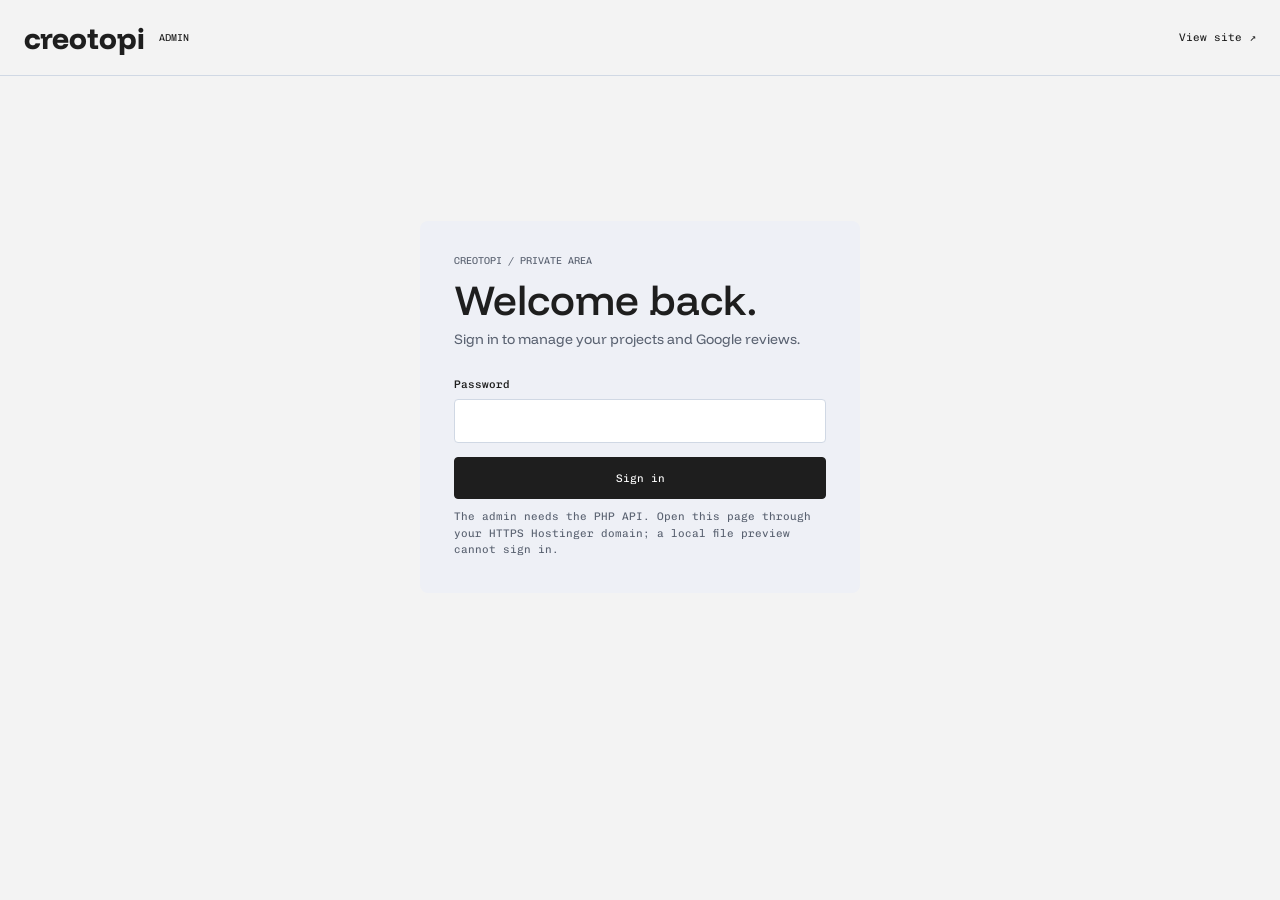
<file: admin.html>
<!doctype html>
<html lang="en">
<head>
  <meta charset="utf-8">
  <meta name="viewport" content="width=device-width, initial-scale=1">
  <meta name="robots" content="noindex,nofollow">
  <title>Admin — Creotopi</title>
  <link rel="icon" href="/favicon.ico" sizes="any">
  <link rel="icon" type="image/png" sizes="32x32" href="/assets/brand/favicon-32x32.png">
  <link rel="apple-touch-icon" sizes="180x180" href="/assets/brand/apple-touch-icon.png">
  <link rel="preconnect" href="https://fonts.googleapis.com">
  <link rel="preconnect" href="https://fonts.gstatic.com" crossorigin>
  <link href="https://fonts.googleapis.com/css2?family=Chivo+Mono:wght@400;500&family=Funnel+Display:wght@300..800&display=swap" rel="stylesheet">
  <link rel="stylesheet" href="css/admin.css?v=13">
</head>
<body>
  <header class="admin-topbar">
    <a class="admin-brand" href="index.html" aria-label="Creotopi home">creotopi <span>ADMIN</span></a>
    <div class="admin-topbar__actions">
      <a class="admin-view-link" href="index.html" target="_blank" rel="noopener">View site ↗</a>
      <button class="button button--quiet" id="logout-button" type="button" hidden>Sign out</button>
    </div>
  </header>

  <main class="admin-main">
    <section class="auth-panel" id="auth-panel" hidden>
      <p class="eyebrow">CREOTOPI / PRIVATE AREA</p>
      <h1 id="auth-title">Admin</h1>
      <p class="auth-copy" id="auth-copy"></p>
      <form id="auth-form">
        <label class="field" id="setup-key-field" hidden>
          <span>Private setup key</span>
          <input type="password" id="setup-key" autocomplete="one-time-code">
        </label>
        <label class="field" id="confirm-field" hidden>
          <span>Confirm password</span>
          <input type="password" id="confirm-password" autocomplete="new-password" minlength="12">
        </label>
        <label class="field">
          <span id="password-label">Password</span>
          <input type="password" id="admin-password" autocomplete="current-password" required>
        </label>
        <button class="button button--dark" id="auth-submit" type="submit">Sign in</button>
        <p class="form-message" id="auth-message" role="status"></p>
      </form>
    </section>

    <section class="workspace" id="workspace" hidden>
      <div class="workspace-heading">
        <div>
          <p class="eyebrow">CONTENT MANAGER</p>
          <h1>Admin.</h1>
        </div>
      </div>

      <nav class="admin-tabs" aria-label="Admin sections">
        <button type="button" class="admin-tab is-active" data-tab="works" aria-selected="true">Works <span id="project-total">0</span></button>
        <button type="button" class="admin-tab" data-tab="reviews" aria-selected="false">Google reviews <span id="review-total">0</span></button>
      </nav>

      <section class="admin-section" id="works-section">
        <div class="section-toolbar">
          <div><h2>Projects</h2><p>Manage the cards shown on your site.</p></div>
          <button class="button button--line" id="new-project-button" type="button">+ Add project</button>
        </div>
        <div class="table-wrap">
          <table class="content-table">
            <thead><tr><th>Order</th><th>Image</th><th>Project</th><th>Service</th><th>Behance</th><th></th></tr></thead>
            <tbody id="project-list"></tbody>
          </table>
        </div>
        <dialog class="project-drawer" id="project-drawer" aria-labelledby="project-form-title">
          <form class="editor-form" id="project-form">
            <input type="hidden" id="project-index" value="-1">
            <div class="editor-form__heading"><h3 id="project-form-title">New project</h3><div class="form-actions"><button class="text-button" id="delete-project-button" type="button" hidden>Delete</button><button class="text-button" id="cancel-project-button" type="button">Cancel</button></div></div>
            <div class="form-grid">
              <label class="field"><span>Project title</span><input id="project-title" maxlength="200" required></label>
              <label class="field"><span>Service category</span><select id="project-category" required><option value="Branding">Branding</option><option value="UI/UX">UI / UX</option><option value="Web">Web design</option><option value="Social">Social &amp; motion</option></select></label>
              <label class="field"><span>Project date</span><input id="project-date" placeholder="MM.YY" maxlength="12"></label>
              <label class="field"><span>Behance link</span><input id="project-url" type="url" placeholder="https://www.behance.net/..." required></label>
              <label class="field field--wide"><span>Image URL or path</span><input id="project-cover" type="text" placeholder="https://… or assets/uploads/…"></label>
              <label class="field field--wide"><span>Project image <small>JPG, PNG, or WebP · max 5 MB</small></span>
                <span class="upload-dropzone" id="project-dropzone">
                  <input id="project-image" class="upload-dropzone__input" type="file" accept="image/jpeg,image/png,image/webp" aria-label="Upload project image">
                  <span class="upload-dropzone__icon" aria-hidden="true">↑</span>
                  <span class="upload-dropzone__copy"><strong>Drop an image here</strong><span>or click to browse</span></span>
                  <span class="upload-dropzone__filename" id="project-image-name" role="status">No new file selected</span>
                </span>
              </label>
            </div>
            <div class="image-preview" id="image-preview" hidden><img id="preview-image" alt="Project image preview"></div>
            <p class="form-message" id="project-message" role="status"></p>
            <button class="button button--line" id="project-submit" type="submit" data-stage="apply">Apply project</button>
          </form>
        </dialog>
      </section>

      <section class="admin-section" id="reviews-section" hidden>
        <div class="section-toolbar">
          <div><h2>Google reviews</h2><p>Manage the rating, review count, link, and review cards shown on the site.</p></div>
        </div>
        <form class="editor-form review-settings" id="review-settings-form">
          <div class="form-grid">
            <label class="field"><span>Average rating <small>0 to 5</small></span><input id="review-rating" type="number" min="0" max="5" step="0.1" required></label>
            <label class="field"><span>Total Google reviews</span><input id="review-count" type="number" min="0" step="1" required></label>
            <label class="field"><span>Write a review link</span><input id="review-write-url" type="url" placeholder="https://…"></label>
          </div>
        </form>

        <div class="section-toolbar review-list-heading">
          <div><h2>Review entries</h2><p>Add or edit the review cards shown below the rating.</p></div>
          <button class="button button--line" id="new-review-button" type="button">+ Add review</button>
        </div>
        <div class="table-wrap">
          <table class="content-table">
            <thead><tr><th>Reviewer</th><th>Rating</th><th>Review</th><th></th></tr></thead>
            <tbody id="review-list"></tbody>
          </table>
        </div>
        <dialog class="review-drawer" id="review-drawer" aria-labelledby="review-form-title">
          <form class="editor-form" id="review-form">
            <input type="hidden" id="review-index" value="-1">
            <div class="editor-form__heading"><h3 id="review-form-title">New review</h3><div class="form-actions"><button class="text-button" id="delete-review-button" type="button" hidden>Delete</button><button class="text-button" id="cancel-review-button" type="button">Cancel</button></div></div>
            <div class="form-grid">
              <label class="field"><span>Reviewer name</span><input id="review-author" required maxlength="160"></label>
              <label class="field"><span>Role or company</span><input id="review-role" maxlength="160"></label>
              <label class="field"><span>Rating</span><select id="review-item-rating"><option value="5">5 stars</option><option value="4">4 stars</option><option value="3">3 stars</option><option value="2">2 stars</option><option value="1">1 star</option></select></label>
              <label class="field"><span>Date label</span><input id="review-time" placeholder="2 weeks ago" maxlength="80"></label>
              <label class="field field--wide"><span>Avatar image URL <small>Optional</small></span><input id="review-avatar" type="url" placeholder="https://…"></label>
              <label class="field field--wide"><span>Review text</span><textarea id="review-text" rows="5" required maxlength="1500"></textarea></label>
            </div>
            <p class="form-message" id="review-message" role="status"></p>
            <button class="button button--line" type="submit">Apply review</button>
          </form>
        </dialog>
      </section>

      <div class="workspace-actions">
        <div class="workspace-actions__feedback">
          <span class="admin-status" id="admin-status" aria-live="polite">Connecting…</span>
          <p class="workspace-message" id="workspace-message" role="status"></p>
        </div>
        <button class="button button--dark" id="save-button" type="button">Save changes</button>
      </div>
    </section>
  </main>

  <script src="js/admin.js?v=11"></script>
</body>
</html>
</file>
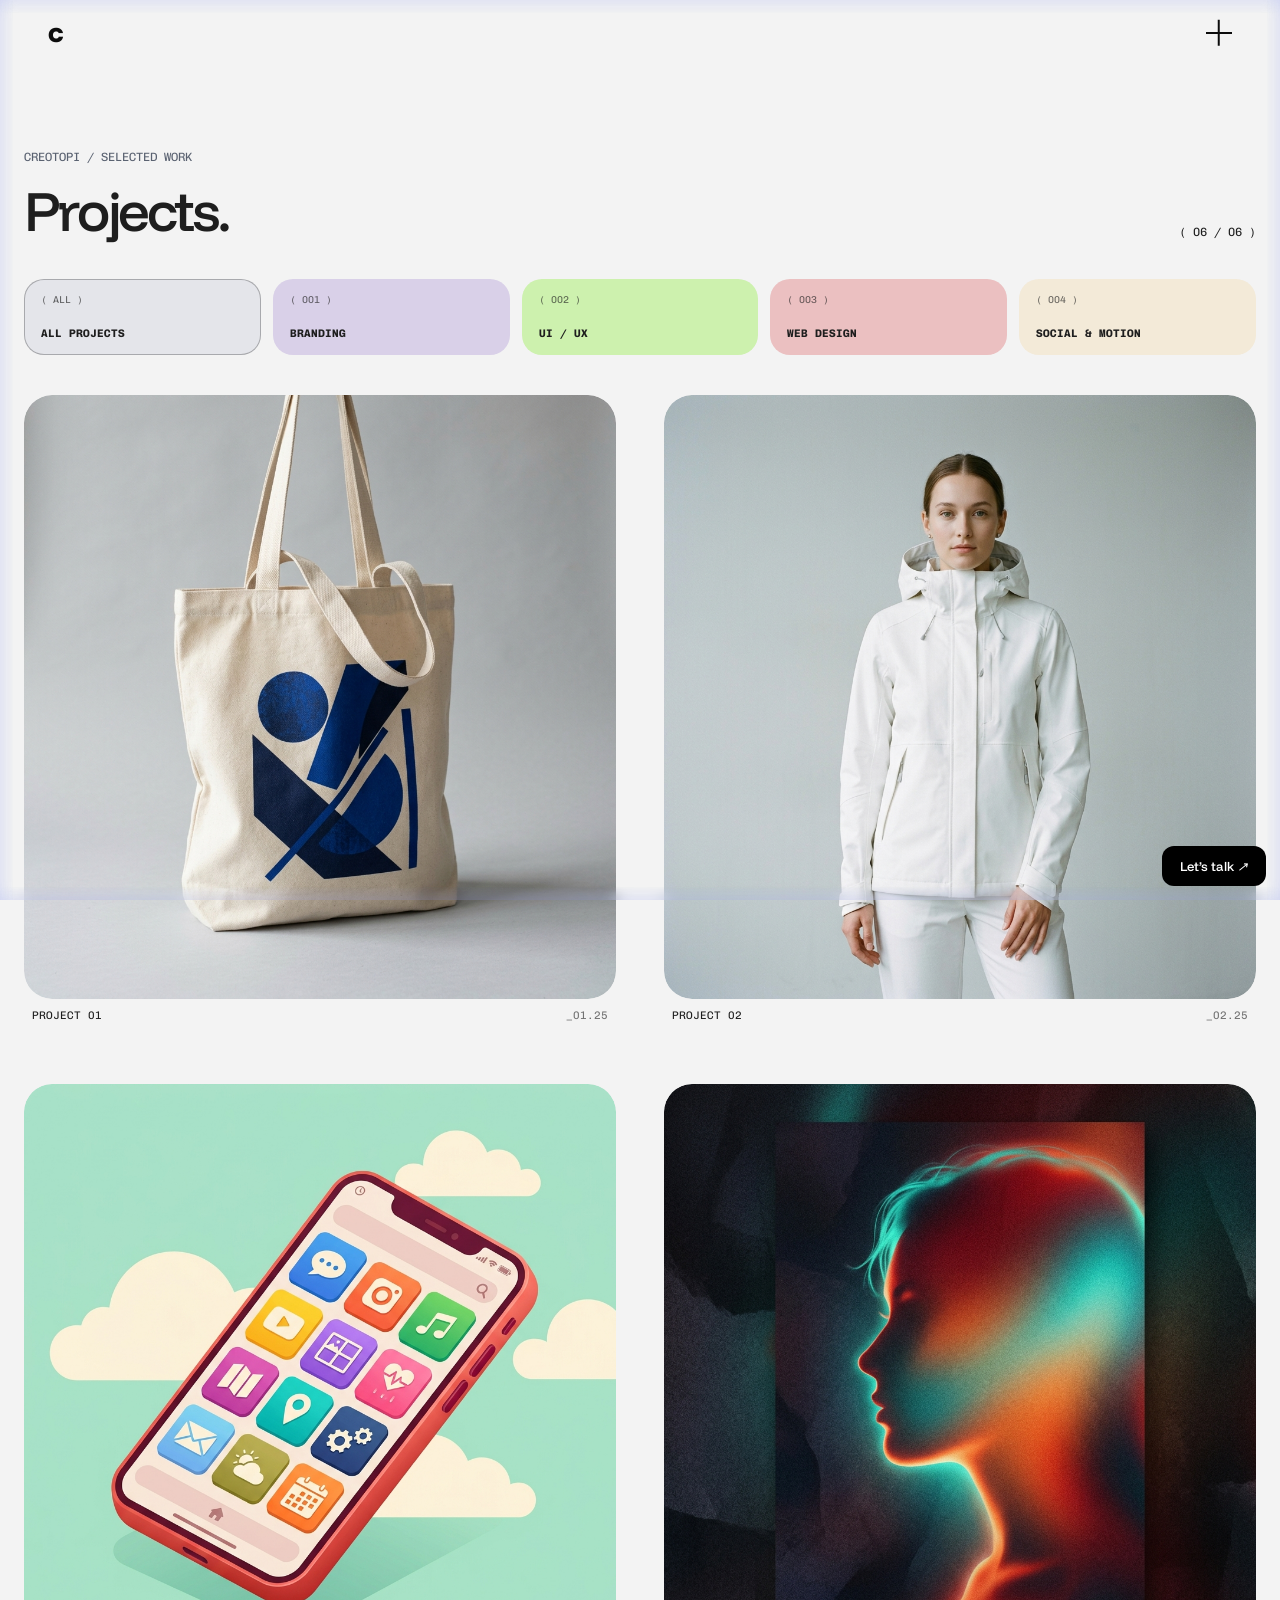
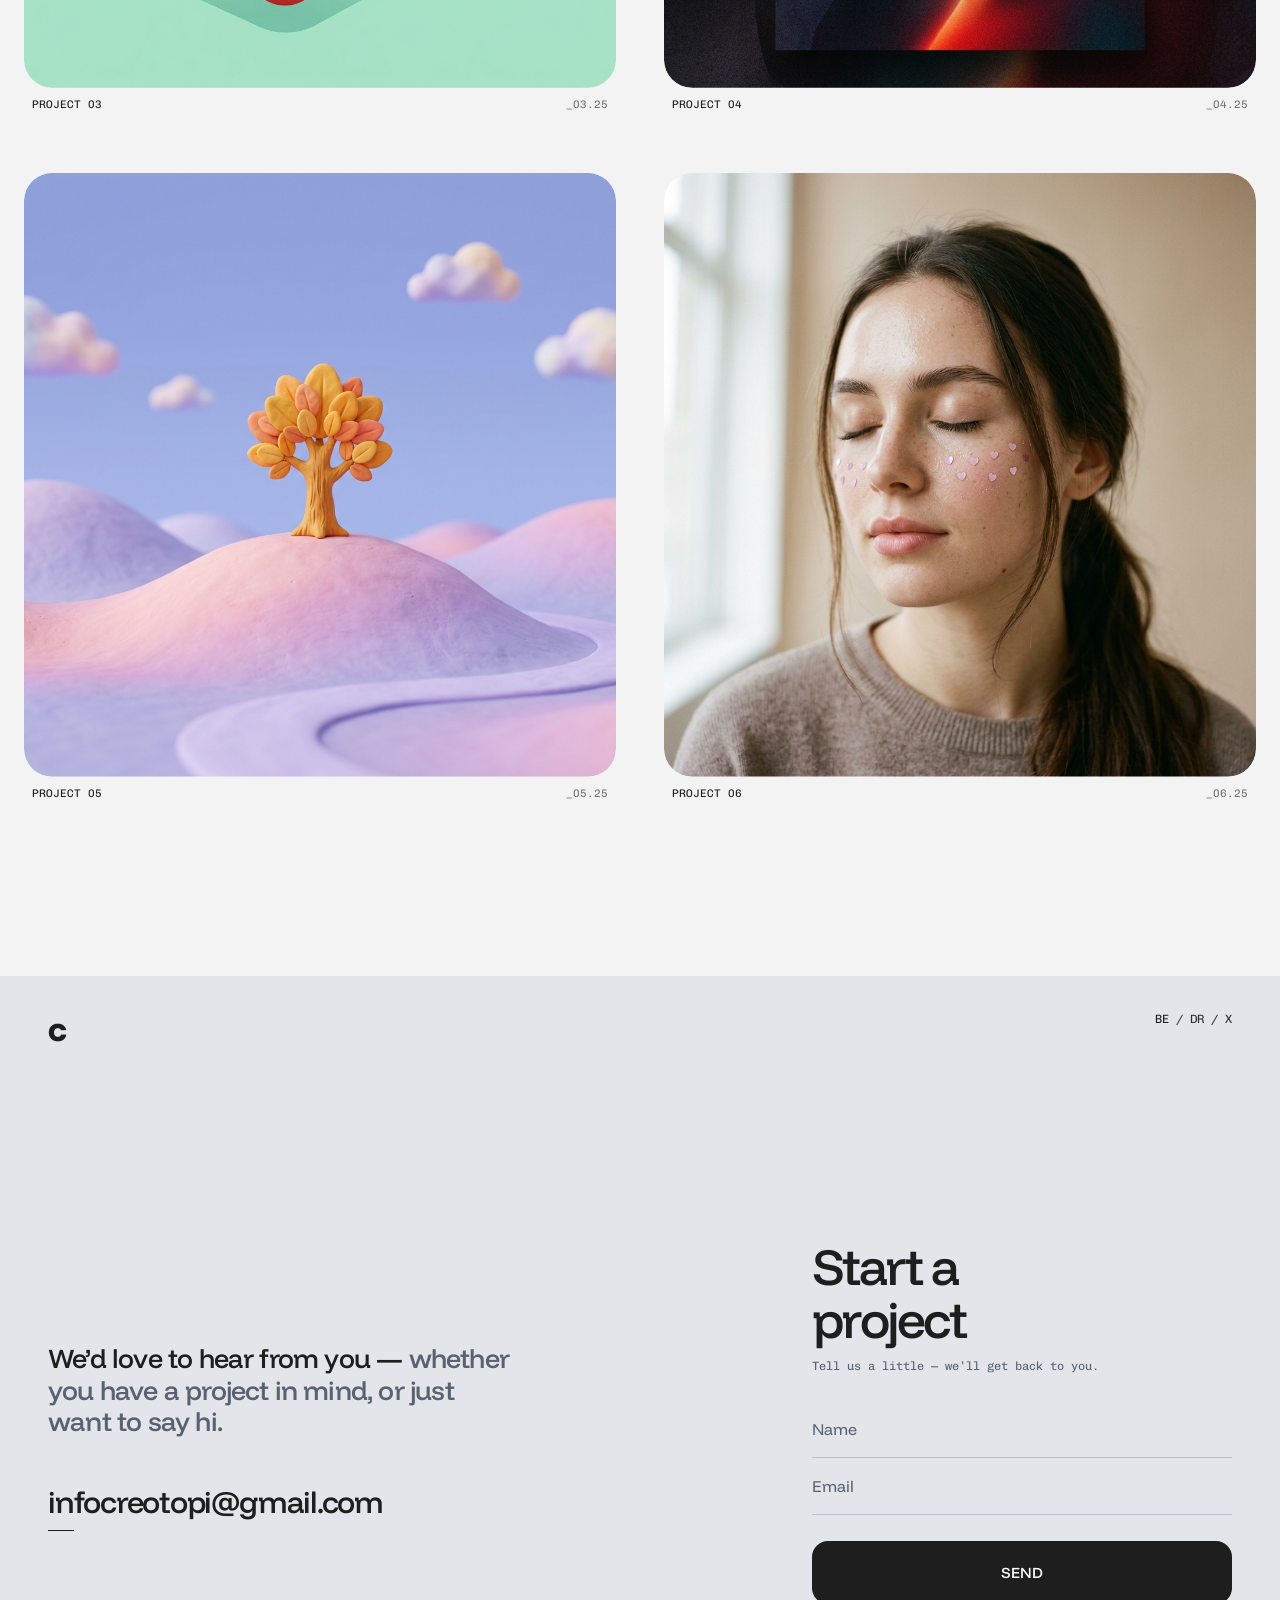
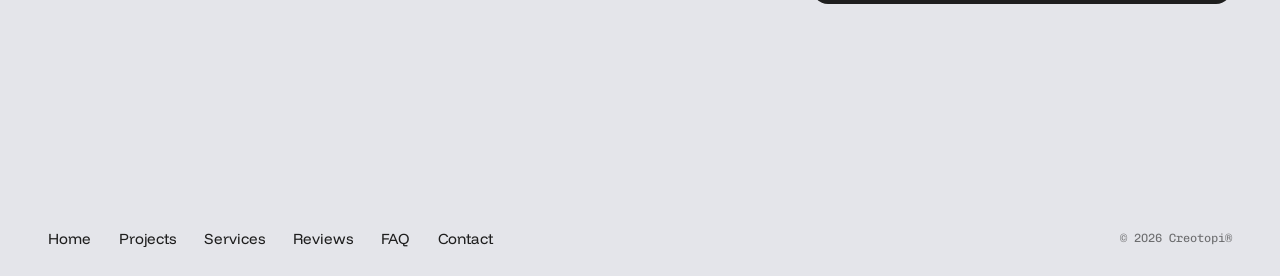
<file: works.html>
<!doctype html>
<html lang="en">

<head>
  <meta charset="utf-8">
  <meta name="viewport" content="width=device-width, initial-scale=1">

  <!-- Primary SEO -->
  <title>Portfolio — Branding, UI/UX &amp; Web Design Projects | Creotopi®</title>
  <meta name="description"
    content="Explore Creotopi's portfolio of branding, logo design, UI/UX, website and social media projects for clients in the UAE and worldwide.">
  <meta name="keywords"
    content="Creotopi portfolio, branding projects, logo design portfolio, web design portfolio Dubai, UI UX case studies, social media design UAE">
  <meta name="author" content="Creotopi">
  <meta name="robots" content="index, follow, max-image-preview:large, max-snippet:-1, max-video-preview:-1">
  <link rel="canonical" href="https://creotopi.com/works.html">
  <link rel="alternate" hreflang="en" href="https://creotopi.com/works.html">
  <meta name="theme-color" content="#f3f3f3">

  <!-- Favicons & app icons -->
  <link rel="icon" href="/favicon.ico" sizes="any">
  <link rel="icon" type="image/png" sizes="32x32" href="/assets/brand/favicon-32x32.png">
  <link rel="icon" type="image/png" sizes="16x16" href="/assets/brand/favicon-16x16.png">
  <link rel="apple-touch-icon" sizes="180x180" href="/assets/brand/apple-touch-icon.png">
  <link rel="manifest" href="/site.webmanifest">
  <meta name="apple-mobile-web-app-title" content="Creotopi">
  <link rel="alternate" type="text/plain" title="LLM summary" href="/llms.txt">

  <!-- Open Graph -->
  <meta property="og:type" content="website">
  <meta property="og:site_name" content="Creotopi">
  <meta property="og:locale" content="en_US">
  <meta property="og:url" content="https://creotopi.com/works.html">
  <meta property="og:title" content="Selected Work — Creotopi® Design Agency">
  <meta property="og:description" content="Branding, UI/UX, web and social projects by Creotopi.">
  <meta property="og:image" content="https://creotopi.com/assets/brand/og-image.jpg">
  <meta property="og:image:width" content="1200">
  <meta property="og:image:height" content="630">
  <meta property="og:image:alt" content="Creotopi — selected design work">

  <!-- Twitter / X -->
  <meta name="twitter:card" content="summary_large_image">
  <meta name="twitter:title" content="Selected Work — Creotopi® Design Agency">
  <meta name="twitter:description" content="Branding, UI/UX, web and social projects by Creotopi.">
  <meta name="twitter:image" content="https://creotopi.com/assets/brand/og-image.jpg">

  <script type="application/ld+json">
  {
    "@context": "https://schema.org",
    "@graph": [
      {
        "@type": "CollectionPage",
        "@id": "https://creotopi.com/works.html#webpage",
        "url": "https://creotopi.com/works.html",
        "name": "Selected Work — Creotopi",
        "description": "Portfolio of branding, UI/UX, web design and social media projects by Creotopi.",
        "inLanguage": "en",
        "isPartOf": { "@id": "https://creotopi.com/#website" },
        "about": { "@id": "https://creotopi.com/#organization" },
        "publisher": {
          "@type": "Organization",
          "@id": "https://creotopi.com/#organization",
          "name": "Creotopi",
          "url": "https://creotopi.com/",
          "logo": "https://creotopi.com/assets/brand/icon-512.png",
          "sameAs": ["https://www.behance.net/creotopi"]
        }
      },
      {
        "@type": "BreadcrumbList",
        "itemListElement": [
          { "@type": "ListItem", "position": 1, "name": "Home", "item": "https://creotopi.com/" },
          { "@type": "ListItem", "position": 2, "name": "Work", "item": "https://creotopi.com/works.html" }
        ]
      }
    ]
  }
  </script>
  <link rel="preconnect" href="https://fonts.googleapis.com">
  <link rel="preconnect" href="https://fonts.gstatic.com" crossorigin>
  <link
    href="https://fonts.googleapis.com/css2?family=Chivo+Mono:wght@400;500&family=Funnel+Display:wght@300..800&display=swap"
    rel="stylesheet">
  <link rel="stylesheet" href="css/style.css?v=8">
</head>

<body>
  <div class="edge-blur" aria-hidden="true"><i></i><i></i><i></i><i></i></div>

  <header class="nav" id="nav">
    <a href="index.html#top" class="nav__logo" aria-label="Creotopi home">c</a>
    <button class="nav__menu" id="menu-btn" aria-label="Open menu" aria-expanded="false"><span></span><span></span></button>
  </header>

  <nav class="overlay" id="overlay" aria-label="Main">
    <ul>
      <li><a href="index.html#top" data-close>Home</a></li>
      <li><a href="works.html" data-close>Work</a></li>
      <li><a href="index.html#services" data-close>Services</a></li>
      <li><a href="index.html#reviews" data-close>Reviews</a></li>
      <li><a href="index.html#faq" data-close>FAQ</a></li>
      <li><a href="index.html#contact" data-close>Contact</a></li>
    </ul>
  </nav>

  <main>
    <section class="works-archive container" id="work">
      <header class="works-archive__head">
        <div>
          <p class="works-archive__eyebrow mono small">CREOTOPI / SELECTED WORK</p>
          <h1 class="h2">Projects.</h1>
        </div>
        <span class="mono small" id="works-count" aria-live="polite"></span>
      </header>
      <div class="works-filters" id="works-filters" role="group" aria-label="Filter projects by service"></div>
      <div class="grid" id="works-grid"></div>
    </section>
  </main>

  <footer class="footer" id="contact">
    <div class="footer__top">
      <a href="index.html#top" class="footer__logo" aria-label="Back to home">c</a>
      <div class="footer__social mono"><a href="https://www.behance.net/creotopi" target="_blank" rel="noopener">BE</a>
        / <span>DR</span> / <span>X</span></div>
    </div>
    <div class="footer__main">
      <div class="footer__left">
        <p class="footer__lead">We’d love to hear from you — <em>whether you have a project in mind, or just want to say hi.</em></p>
        <a class="footer__mail link-big" id="mail-btn" href="mailto:infocreotopi@gmail.com">infocreotopi@gmail.com</a>
      </div>
      <form class="footer__form" id="contact-form" novalidate>
        <h2 class="footer__title">Start a<br>project</h2>
        <p class="mono small footer__note">Tell us a little — we’ll get back to you.</p>
        <label class="field"><span class="sr">Name</span><input type="text" name="name" placeholder="Name" required></label>
        <label class="field"><span class="sr">Email</span><input type="email" name="email" placeholder="Email" required></label>
        <button type="submit" class="send">SEND</button>
        <p class="form-msg mono small" id="form-msg" role="status"></p>
      </form>
    </div>
    <nav class="footer__nav" aria-label="Footer">
      <a href="index.html#top">Home</a><a href="works.html">Projects</a><a href="index.html#services">Services</a>
      <a href="index.html#reviews">Reviews</a><a href="index.html#faq">FAQ</a><a href="#contact">Contact</a>
      <span class="footer__copy mono small">&copy; 2026 Creotopi&reg;</span>
    </nav>
  </footer>

  <a class="fab" href="https://wa.me/971506950351" target="_blank" rel="noopener">Let’s talk <i>↗</i></a>

  <script src="js/projects.js"></script>
  <script src="js/site-content.js"></script>
  <script src="js/works.js"></script>
</body>

</html>
</file>
<file: css/admin.css>
:root{--admin-bg:#f3f3f3;--admin-ink:#1e1e1e;--admin-muted:#697181;--admin-line:#d7dbe1;--admin-soft:#e8ebef;--admin-sans:"Funnel Display",system-ui,sans-serif;--admin-mono:"Chivo Mono",ui-monospace,monospace;--admin-ease:cubic-bezier(.22,1,.36,1)}
*{box-sizing:border-box}
html{min-width:320px}
body{margin:0;background:var(--admin-bg);color:var(--admin-ink);font-family:var(--admin-sans);-webkit-font-smoothing:antialiased}
button,input,select,textarea{font:inherit}
button{color:inherit}
[hidden]{display:none!important}
.admin-topbar{height:72px;padding:0 32px;display:flex;align-items:center;justify-content:space-between;border-bottom:1px solid var(--admin-line);background:rgba(255,255,255,.52)}
.admin-brand{display:flex;align-items:center;gap:12px;font-size:25px;font-weight:800;line-height:1;text-decoration:none;color:inherit}
.admin-brand span,.eyebrow{font:400 10px var(--admin-mono);letter-spacing:.08em}
.admin-topbar__actions{display:flex;align-items:center;gap:22px}
.admin-status,.admin-view-link,.button,.text-button,.admin-tab{font-family:var(--admin-mono);font-size:11px}
.admin-status{color:var(--admin-muted)}
.admin-view-link{color:inherit;text-decoration:none}
.admin-view-link:hover,.text-button:hover{opacity:.6}
.admin-main{width:min(1280px,calc(100% - 48px));margin:0 auto;padding:54px 0 100px}
.auth-panel{width:min(440px,100%);margin:9vh auto 0;padding:34px;background:#fff;border:1px solid var(--admin-line);border-radius:8px}
.auth-panel h1,.workspace-heading h1{margin:12px 0 8px;font-size:42px;font-weight:500;line-height:1}
.eyebrow{margin:0;color:var(--admin-muted)}
.auth-copy{margin:0 0 28px;color:var(--admin-muted);font-size:14px;line-height:1.5}
.field{display:flex;flex-direction:column;gap:8px;min-width:0;font:500 12px var(--admin-mono)}
.field small{color:var(--admin-muted);font-weight:400}
.field input,.field select,.field textarea{width:100%;min-height:44px;padding:11px 12px;border:1px solid var(--admin-line);border-radius:4px;background:#fff;color:var(--admin-ink);font:400 14px var(--admin-sans);outline:none}
.field textarea{resize:vertical;line-height:1.5}
.field input:focus,.field select:focus,.field textarea:focus{border-color:#525b68;box-shadow:0 0 0 2px rgba(30,30,30,.07)}
.field input[type=file]{padding:8px;font:400 12px var(--admin-mono)}
.button{min-height:40px;padding:0 16px;border:1px solid var(--admin-ink);border-radius:4px;background:transparent;cursor:pointer;transition:background .2s,color .2s,opacity .2s}
.button--dark{width:100%;margin-top:14px;background:var(--admin-ink);color:#fff}
.button--dark:hover{background:#454b53}
.button--line:hover{background:var(--admin-ink);color:#fff}
.button--quiet{min-height:32px;border-color:var(--admin-line)}
.button:disabled{opacity:.55;cursor:wait}
.form-message,.workspace-message{min-height:18px;margin:10px 0 0;color:var(--admin-muted);font:400 11px/1.5 var(--admin-mono)}
.workspace-actions{display:flex;align-items:center;justify-content:space-between;gap:20px;margin-top:30px;padding-top:18px;border-top:1px solid var(--admin-line)}
.workspace-actions .workspace-message{flex:1;margin:0}
.workspace-actions .button{width:auto;min-width:160px;margin-top:0}
.workspace-actions__feedback{min-width:0;flex:1;display:flex;align-items:center;gap:16px}
.workspace-actions .admin-status{display:block;white-space:nowrap}
.workspace-heading{display:flex;align-items:flex-end;justify-content:space-between;gap:20px;padding-bottom:28px}
.workspace-heading .button{width:auto}
.admin-tabs{display:flex;gap:28px;border-bottom:1px solid var(--admin-line)}
.admin-tab{position:relative;padding:14px 2px;border:0;background:none;color:var(--admin-muted);cursor:pointer}
.admin-tab span{margin-left:5px;opacity:.65}
.admin-tab.is-active{color:var(--admin-ink)}
.admin-tab.is-active::after{position:absolute;right:0;bottom:-1px;left:0;height:2px;background:var(--admin-ink);content:""}
.admin-section{padding-top:34px}
.section-toolbar{display:flex;align-items:center;justify-content:space-between;gap:20px;margin-bottom:20px}
.section-toolbar h2{margin:0;font-size:22px;font-weight:500}
.section-toolbar p{margin:5px 0 0;color:var(--admin-muted);font-size:13px}
.table-wrap{overflow:auto;border:1px solid var(--admin-line);border-radius:6px;background:#fff}
.content-table{width:100%;min-width:760px;border-collapse:collapse;text-align:left}
.content-table th{padding:12px 14px;border-bottom:1px solid var(--admin-line);color:var(--admin-muted);font:400 10px var(--admin-mono);white-space:nowrap}
.content-table td{padding:12px 14px;border-bottom:1px solid #eceef1;vertical-align:middle;font-size:13px}
.content-table tbody tr:last-child td{border-bottom:0}
.table-thumb{display:block;width:72px;height:52px;border-radius:3px;background:var(--admin-soft);object-fit:cover}
.table-thumb--empty{border:1px dashed var(--admin-line)}
.table-order{min-width:21px;color:var(--admin-muted);font:400 10px var(--admin-mono)}
.order-controls{display:flex;align-items:center;gap:4px}
.order-button{width:25px;height:26px;padding:0;border:1px solid var(--admin-line);border-radius:3px;background:#fff;cursor:pointer;font-size:14px;line-height:1}
.order-button:hover:not(:disabled){background:var(--admin-soft)}
.order-button:disabled{opacity:.35;cursor:default}
.table-title,.table-subtext{display:block}
.table-title{font-size:13px;font-weight:500}
.table-subtext{margin-top:3px;color:var(--admin-muted);font:400 10px var(--admin-mono)}
.table-link{color:var(--admin-ink);font:400 10px var(--admin-mono);text-decoration:underline;text-underline-offset:3px}
.table-action{min-height:30px;padding:0 10px;border:1px solid var(--admin-line);border-radius:3px;background:#fff;cursor:pointer;font:400 10px var(--admin-mono)}
.table-action:hover{background:var(--admin-ink);color:#fff}
.table-empty{height:80px;color:var(--admin-muted);text-align:center}
.editor-form[hidden]{display:none}
.editor-form:not([hidden]){margin-top:20px}
.form-actions{display:flex;align-items:center;gap:16px}
.reviewer-cell{display:flex;align-items:center;gap:10px;min-width:180px}
.review-avatar{width:38px;height:38px;flex:none;border-radius:50%;object-fit:cover;background:var(--admin-soft)}
.review-avatar--initials{display:grid;place-items:center;color:var(--admin-muted);font:400 10px var(--admin-mono)}
.table-rating{white-space:nowrap;color:#8a6812;font:400 11px var(--admin-mono)}
.review-excerpt{max-width:420px;overflow:hidden;color:var(--admin-muted);line-height:1.5;text-overflow:ellipsis;white-space:nowrap}
.editor-layout{display:grid;grid-template-columns:minmax(220px,.75fr) minmax(0,1.8fr);gap:20px;align-items:start}
.item-list,.editor-form{min-width:0;background:#fff;border:1px solid var(--admin-line);border-radius:6px}
.item-list{padding:8px}
.item-row{width:100%;min-height:56px;padding:10px 12px;display:flex;align-items:center;justify-content:space-between;gap:14px;border:0;border-radius:4px;background:transparent;text-align:left;cursor:pointer}
.item-row:hover,.item-row.is-active{background:var(--admin-soft)}
.item-row__title{overflow:hidden;text-overflow:ellipsis;white-space:nowrap;font-size:13px;font-weight:500}
.item-row__meta{flex:none;color:var(--admin-muted);font:400 10px var(--admin-mono)}
.editor-form{padding:22px}
.editor-form__heading{display:flex;align-items:center;justify-content:space-between;margin-bottom:20px}
.editor-form__heading h3{margin:0;font-size:16px;font-weight:500}
.text-button{border:0;background:none;color:#8b3737;cursor:pointer}
.form-grid{display:grid;grid-template-columns:repeat(2,minmax(0,1fr));gap:18px 14px}
.field--wide{grid-column:1/-1}
.image-preview{margin-top:16px;max-width:260px;aspect-ratio:1.5;overflow:hidden;border:1px solid var(--admin-line);border-radius:4px;background:var(--admin-bg)}
.image-preview img{width:100%;height:100%;display:block;object-fit:cover}
.review-settings{margin-bottom:42px}
.review-list-heading{margin-top:20px}
.empty-state{padding:18px 12px;color:var(--admin-muted);font-size:13px;line-height:1.5}
@media(max-width:760px){.admin-topbar{height:auto;min-height:64px;padding:12px 18px;gap:12px}.admin-brand{font-size:22px}.admin-brand span{font-size:9px}.admin-topbar__actions{gap:12px}.admin-status{display:none}.admin-main{width:calc(100% - 32px);padding:32px 0 64px}.auth-panel{margin-top:7vh;padding:24px}.workspace-heading h1{font-size:36px}.editor-layout{grid-template-columns:1fr}.item-list{display:grid;grid-template-columns:repeat(2,minmax(0,1fr));gap:4px}.section-toolbar{align-items:flex-start}.review-list-heading{margin-top:18px}}
@media(max-width:480px){.admin-topbar{padding-inline:14px}.admin-brand span{max-width:100px;line-height:1.35}.admin-view-link{font-size:10px}.admin-topbar__actions{gap:8px}.button{padding-inline:11px;font-size:10px}.workspace-heading{align-items:center}.admin-tabs{gap:20px}.section-toolbar{flex-direction:column;align-items:flex-start}.form-grid{grid-template-columns:1fr}.field--wide{grid-column:auto}.editor-form{padding:16px}.item-list{grid-template-columns:1fr}.auth-panel h1{font-size:36px}}
@media(max-width:480px){.workspace-actions{align-items:stretch;flex-direction:column}.workspace-actions .button{width:100%}}

/* Creotopi visual system */
:root{--admin-bg:#f3f3f3;--admin-ink:#1e1e1e;--admin-muted:#5a6271;--admin-line:#d0d8e4;--admin-soft:#eef0f6}
.admin-topbar{height:76px;padding-inline:max(24px,calc((100vw - 1520px)/2));background:var(--admin-bg);border-color:var(--admin-line)}
.admin-brand{gap:14px;font-size:30px}
.admin-brand span,.eyebrow{letter-spacing:0}
.admin-topbar__actions{gap:26px}
.admin-main{width:min(1520px,calc(100% - 48px));padding:64px 0 120px}
.workspace-heading{padding-bottom:34px}
.workspace-heading h1{font-size:54px;letter-spacing:-.045em}
.auth-panel{background:#f8f8f9;border-color:rgba(208,216,228,.62);border-radius:8px;box-shadow:0 12px 40px rgba(30,30,30,.025)}
.admin-tabs{gap:34px;border-color:var(--admin-line)}
.admin-tab{font-size:11px}
.admin-tab.is-active::after{height:1px}
.admin-section{padding-top:38px}
.section-toolbar h2{font-size:24px;letter-spacing:-.025em}
.section-toolbar p{font-size:14px}
.table-wrap{border:0;border-top:1px solid var(--admin-line);border-bottom:1px solid var(--admin-line);border-radius:0;background:transparent}
.content-table{min-width:780px}
.content-table th{padding:15px 16px;border-color:var(--admin-line);color:var(--admin-muted);font-size:10px}
.content-table td{padding:15px 16px;border-color:rgba(208,216,228,.72);font-size:14px}
.content-table tbody tr{transition:background .2s ease}
.content-table tbody tr:hover{background:rgba(255,255,255,.54)}
.table-thumb{width:84px;height:60px;border-radius:8px;background:var(--admin-soft)}
.table-order{font-size:11px}
.order-controls{gap:3px}
.order-button{width:27px;height:27px;border:0;border-radius:50%;background:transparent;color:var(--admin-muted)}
.order-button:hover:not(:disabled){background:var(--admin-soft);color:var(--admin-ink)}
.table-title{font-size:14px;font-weight:600}
.table-subtext{font-size:10px;letter-spacing:0}
.table-link{font-size:10px}
.table-action{min-height:32px;border:1px solid var(--admin-ink);border-radius:4px;background:var(--admin-ink);color:#fff;font-size:11px}
.table-action:hover{background:#414751;color:#fff;border-color:#414751}
.table-empty{color:var(--admin-muted);font-size:14px}
.editor-form:not([hidden]){margin-top:28px}
.editor-form{padding:28px;background:#f8f8f9;border-color:rgba(208,216,228,.62);border-radius:8px}
.editor-form__heading h3{font-size:20px;letter-spacing:-.02em}
.field{font-size:11px}
.field input,.field select,.field textarea{border-color:var(--admin-line);border-radius:4px;font-size:15px}
.field input:focus,.field select:focus,.field textarea:focus{border-color:var(--admin-muted);box-shadow:0 0 0 2px rgba(90,98,113,.08)}
.button{min-height:42px;border-radius:4px;font-size:11px;transition:background .25s ease,color .25s ease,transform .25s ease}
.button--dark{background:var(--admin-ink)}
.button--dark:hover{background:#414751}
.button--line{border-color:var(--admin-ink);background:var(--admin-ink);color:#fff}
.button--line:hover{background:#414751;color:#fff}
.button--quiet{background:transparent}
.review-settings{padding:22px 0 32px;background:transparent;border:0;border-bottom:1px solid var(--admin-line);border-radius:0}
.review-list-heading{margin-top:38px}
.reviewer-cell{gap:12px}
.review-avatar{width:42px;height:42px;background:var(--admin-soft)}
.table-rating{color:var(--admin-ink)}
.review-excerpt{color:var(--admin-muted)}
.image-preview{border-color:var(--admin-line);border-radius:8px}
.form-message,.workspace-message{color:var(--admin-muted)}
@media(max-width:760px){.admin-topbar{padding-inline:18px}.admin-main{width:calc(100% - 36px);padding-top:38px}.workspace-heading h1{font-size:42px}.admin-tabs{gap:24px}.editor-form{padding:22px}}
@media(max-width:480px){.admin-topbar{padding-inline:14px}.admin-main{width:calc(100% - 28px);padding-top:28px}.admin-brand{font-size:27px}.workspace-heading h1{font-size:38px}.admin-topbar__actions{gap:12px}.editor-form{padding:18px}}

/* Minimal surfaces */
.auth-panel{border:0;background:#eef0f6;box-shadow:none}
.table-wrap{border:0;background:transparent}
.content-table th{border-bottom:1px solid rgba(208,216,228,.72)}
.content-table td{border-bottom:1px solid rgba(208,216,228,.48)}
.editor-form{border:0;background:#eef0f6}
.review-settings{border:0}
.image-preview{border:0;background:var(--admin-soft)}
.table-action{border:0}
.table-actions{display:flex;align-items:center;gap:8px;white-space:nowrap}
.table-action--danger{background:transparent;color:#8b3737}
.table-action--danger:hover{background:#f7eded;color:#8b3737;border-color:transparent}
.order-button:focus-visible,.table-action:focus-visible,.button:focus-visible,.admin-tab:focus-visible{outline:2px solid var(--admin-muted);outline-offset:3px}
.upload-dropzone{position:relative;min-height:116px;padding:18px 20px;display:grid;grid-template-columns:42px minmax(0,1fr) minmax(100px,auto);align-items:center;gap:16px;border:1px dashed rgba(90,98,113,.42);border-radius:8px;background:var(--admin-bg);cursor:pointer;transition:background .2s ease,border-color .2s ease}
.upload-dropzone:hover,.upload-dropzone.is-dragging{border-color:var(--admin-muted);background:#fff}
.upload-dropzone:focus-within{outline:2px solid var(--admin-muted);outline-offset:3px}
.upload-dropzone.is-invalid{border-color:#a34848}
.upload-dropzone__input{position:absolute;inset:0;z-index:1;width:100%;height:100%;opacity:0;cursor:pointer}
.upload-dropzone__icon{width:40px;height:40px;display:grid;place-items:center;border-radius:50%;background:#fff;color:var(--admin-ink);font:400 24px/1 var(--admin-sans)}
.upload-dropzone__copy strong,.upload-dropzone__copy span{display:block}
.upload-dropzone__copy strong{font-size:14px;font-weight:600}
.upload-dropzone__copy span{margin-top:3px;color:var(--admin-muted);font-size:13px}
.upload-dropzone__filename{overflow:hidden;color:var(--admin-muted);font:400 10px var(--admin-mono);text-align:right;text-overflow:ellipsis;white-space:nowrap}
@media(max-width:560px){.upload-dropzone{min-height:108px;padding:14px;grid-template-columns:38px minmax(0,1fr);gap:12px}.upload-dropzone__icon{width:36px;height:36px}.upload-dropzone__filename{grid-column:2;text-align:left}}
@media(max-width:760px){.workspace-actions .admin-status{display:block}}
@media(max-width:480px){.workspace-actions__feedback{align-items:flex-start;flex-direction:column;gap:4px}}
.project-drawer,.review-drawer{position:fixed;inset:0 0 0 auto;width:min(600px,100vw);max-width:none;height:100vh;height:100dvh;max-height:none;margin:0;padding:0;overflow:visible;border:0;background:transparent;color:var(--admin-ink);transform:translateX(100%);transition:transform .36s var(--admin-ease)}
.project-drawer[open],.review-drawer[open]{display:block}
.project-drawer.is-open,.review-drawer.is-open{transform:translateX(0)}
.project-drawer::backdrop,.review-drawer::backdrop{background:rgba(30,30,30,.36);backdrop-filter:blur(2px)}
.project-drawer .editor-form,.review-drawer .editor-form{width:100%;height:100%;min-height:100%;margin:0;overflow-y:auto;border:0;border-radius:0;background:#f8f8f9;padding:36px}
.project-drawer .editor-form:not([hidden]),.review-drawer .editor-form:not([hidden]){margin-top:0}
@media(max-width:560px){.project-drawer,.review-drawer{width:100vw}.project-drawer .editor-form,.review-drawer .editor-form{padding:22px}}
</file>
<file: css/style.css>
:root {
  --bg: #f3f3f3;
  --ink: #1e1e1e;
  --muted: #5a6271;
  --line: #d0d8e4;
  --soft: #eef0f6;
  --white: #fff;
  --sans: "Funnel Display", system-ui, sans-serif;
  --mono: "Chivo Mono", ui-monospace, monospace;
  --r: 28px;
  --ease: cubic-bezier(.22, 1, .36, 1);
}

* {
  box-sizing: border-box;
  margin: 0;
  padding: 0
}

html {
  scroll-behavior: auto
}

body {
  background: var(--bg);
  color: var(--ink);
  font-family: var(--sans);
  -webkit-font-smoothing: antialiased;
  overflow-x: hidden
}

a {
  color: inherit;
  text-decoration: none
}

img {
  display: block;
  max-width: 100%
}

.mono {
  font-family: var(--mono)
}

.small {
  font-size: 12px
}

.container {
  width: min(1520px, calc(100% - 48px));
  margin-inline: auto
}

.center {
  display: flex;
  justify-content: center;
  margin-top: 56px
}

/* viewport edge blur glow */
.edge-blur {
  position: fixed;
  inset: 0;
  pointer-events: none;
  z-index: 90
}

.edge-blur i {
  position: absolute;
  background: rgba(150, 165, 240, .18);
  -webkit-backdrop-filter: blur(8px);
  backdrop-filter: blur(8px)
}

.edge-blur i:nth-child(1) {
  top: 0;
  left: 0;
  right: 0;
  height: 14px;
  -webkit-mask: linear-gradient(#000, transparent);
  mask: linear-gradient(#000, transparent)
}

.edge-blur i:nth-child(2) {
  bottom: 0;
  left: 0;
  right: 0;
  height: 14px;
  -webkit-mask: linear-gradient(transparent, #000);
  mask: linear-gradient(transparent, #000)
}

.edge-blur i:nth-child(3) {
  top: 0;
  bottom: 0;
  left: 0;
  width: 14px;
  -webkit-mask: linear-gradient(90deg, #000, transparent);
  mask: linear-gradient(90deg, #000, transparent)
}

.edge-blur i:nth-child(4) {
  top: 0;
  bottom: 0;
  right: 0;
  width: 14px;
  -webkit-mask: linear-gradient(270deg, #000, transparent);
  mask: linear-gradient(270deg, #000, transparent)
}

/* nav */
.nav {
  position: fixed;
  top: 0;
  left: 0;
  right: 0;
  display: flex;
  justify-content: space-between;
  align-items: center;
  padding: 18px 22px;
  z-index: 100;
  mix-blend-mode: difference;
  color: #fff
}

.nav__logo {
  font-weight: 800;
  font-size: 28px;
  line-height: 1
}

.nav__menu {
  position: relative;
  width: 26px;
  height: 26px;
  background: none;
  border: 0;
  cursor: pointer
}

.nav__menu span {
  position: absolute;
  left: 0;
  top: 50%;
  width: 100%;
  height: 1.5px;
  background: #fff;
  transition: transform .5s var(--ease)
}

.nav__menu span:last-child {
  transform: rotate(90deg)
}

.nav__menu[aria-expanded=true] span:first-child {
  transform: rotate(45deg)
}

.nav__menu[aria-expanded=true] span:last-child {
  transform: rotate(-45deg)
}

.overlay {
  position: fixed;
  inset: 0;
  background: var(--ink);
  color: var(--bg);
  z-index: 95;
  display: grid;
  place-items: center;
  clip-path: inset(0 0 100% 0);
  transition: clip-path .8s var(--ease);
  visibility: hidden
}

.overlay.open {
  clip-path: inset(0 0 0 0);
  visibility: visible
}

.overlay ul {
  display: flex;
  flex-direction: column;
  gap: 24px;
  list-style: none;
  text-align: center
}

@media (min-width:1200px) {
  .overlay ul {
    gap: 48px
  }
}

.overlay a {
  display: inline-block;
  font-size: clamp(24px, 6vw, 34px);
  font-weight: 600;
  letter-spacing: -.04em;
  line-height: 1.05;
  opacity: 0;
  transform: translateY(18px);
  transition: opacity .45s ease, transform .55s var(--ease), filter .3s
}

.overlay.open a {
  opacity: 1;
  transform: translateY(0)
}

.overlay.open li:nth-child(1) a {
  transition-delay: .07s
}

.overlay.open li:nth-child(2) a {
  transition-delay: .14s
}

.overlay.open li:nth-child(3) a {
  transition-delay: .21s
}

.overlay.open li:nth-child(4) a {
  transition-delay: .28s
}

.overlay.open li:nth-child(5) a {
  transition-delay: .35s
}

.overlay.open li:nth-child(6) a {
  transition-delay: .42s
}

.overlay ul:hover a {
  opacity: .3;
  filter: blur(3px)
}

.overlay ul a:hover {
  opacity: 1;
  filter: none
}

@media (min-width:1200px) {
  .overlay a {
    font-size: 34px
  }
}

/* hero */
.hero {
  position: relative;
  min-height: 100vh;
  padding-top: 70px;
  padding-bottom: 50px;
  display: flex;
  flex-direction: column;
  align-items: center;
  overflow: hidden
}

.hero__title {
  font-size: clamp(84px, 16vw, 220px);
  font-weight: 800;
  letter-spacing: -.06em;
  line-height: .9;
  margin-top: 2.5vh;
  display: flex;
  align-items: flex-start
}

.hero__title sup {
  font-size: .2em;
  font-weight: 600;
  letter-spacing: 0;
  margin: .35em 0 0 .1em
}

.hero__sub {
  font-size: 16px;
  margin: 2vh 0 4vh;
  letter-spacing: -.01em;
  color: var(--ink);
  opacity: .9
}

.hero__clock {
  position: absolute;
  left: 24px;
  top: 45%;
  transform: translateY(-50%) rotate(180deg);
  writing-mode: vertical-rl;
  font-size: 11px
}

.hero__social {
  position: absolute;
  right: 24px;
  top: 45%;
  transform: translateY(-50%);
  font-size: 10px;
  opacity: .9
}

.marquee {
  width: 100%;
  margin-top: auto;
  position: relative;
  overflow: hidden;
  display: flex;
  mask-image: linear-gradient(90deg, transparent 0%, #000 4%, #000 96%, transparent 100%);
  -webkit-mask-image: linear-gradient(90deg, transparent 0%, #000 4%, #000 96%, transparent 100%)
}

.marquee__track {
  display: flex;
  gap: 12px;
  width: max-content;
  will-change: transform, filter;
  padding: 0 20px
}

.pill {
  flex: none;
  width: clamp(145px, 11vw, 185px);
  height: clamp(460px, 53vh, 530px);
  border-radius: 90px;
  overflow: hidden;
  position: relative;
  background: #d5d8e0
}

.pill img,
.pill video {
  width: 100%;
  height: 100%;
  object-fit: cover;
  display: block;
  pointer-events: none
}

.hero__fade {
  position: absolute;
  left: 0;
  right: 0;
  bottom: 0;
  height: 240px;
  pointer-events: none;
  z-index: 6;
  background: linear-gradient(to bottom, rgba(243, 243, 243, 0) 0%, rgba(243, 243, 243, 0.2) 30%, rgba(243, 243, 243, 0.7) 65%, rgba(243, 243, 243, 0.98) 92%, var(--bg) 100%);
  backdrop-filter: blur(10px);
  -webkit-backdrop-filter: blur(10px);
  mask-image: linear-gradient(to bottom, transparent 0%, rgba(0, 0, 0, 0.5) 35%, black 100%);
  -webkit-mask-image: linear-gradient(to bottom, transparent 0%, rgba(0, 0, 0, 0.5) 35%, black 100%);
  transition: opacity .2s ease
}

/* intro */
.intro {
  padding: 12vh 0 8vh;
  text-align: center
}

.intro__text {
  max-width: 520px;
  margin: auto;
  font-size: clamp(22px, 2.4vw, 30px);
  line-height: 1.2;
  letter-spacing: -.03em;
  font-weight: 500
}

/* headings */
.section-head {
  display: flex;
  justify-content: space-between;
  align-items: flex-end;
  margin-bottom: 40px
}

.h2 {
  font-size: clamp(34px, 4.4vw, 56px);
  font-weight: 500;
  letter-spacing: -.05em;
  line-height: 1.02
}

.link {
  display: inline-flex;
  gap: 8px;
  align-items: center;
  font-size: 14px;
  position: relative;
  padding-bottom: 3px
}

.link::after {
  content: "";
  position: absolute;
  left: 0;
  bottom: 0;
  width: 100%;
  height: 1px;
  background: var(--ink);
  transform: scaleX(.18);
  transform-origin: left;
  transition: transform .5s var(--ease)
}

.link:hover::after {
  transform: scaleX(1)
}

.link i {
  font-style: normal
}

/* projects */
.work {
  padding: 10vh 0
}

.grid {
  display: grid;
  grid-template-columns: repeat(2, 1fr);
  gap: 16px 16px
}

@media (min-width:1200px) {
  .grid {
    gap: 48px
  }
}

.works-archive {
  min-height: 75vh;
  padding: 150px 0 10vh
}

.works-archive__head {
  display: flex;
  justify-content: space-between;
  align-items: flex-end;
  margin-bottom: 40px
}

.works-archive__eyebrow {
  margin-bottom: 18px;
  color: var(--muted);
  text-transform: uppercase
}

.works-filters {
  display: grid;
  grid-template-columns: repeat(5, minmax(0, 1fr));
  gap: 12px;
  margin-bottom: 40px
}

.work-filter {
  min-height: 76px;
  padding: 14px 16px;
  border: 1px solid transparent;
  border-radius: 20px;
  background: var(--c);
  color: var(--ink);
  display: flex;
  flex-direction: column;
  justify-content: space-between;
  align-items: flex-start;
  text-align: left;
  cursor: pointer;
  transition: transform .35s var(--ease), border-color .25s
}

.work-filter:hover {
  transform: translateY(-3px)
}

.work-filter[aria-pressed=true] {
  border-color: rgba(30, 30, 30, .3)
}

.work-filter:focus-visible {
  outline: 2px solid var(--ink);
  outline-offset: 3px
}

.work-filter__n {
  font: 400 10px var(--mono);
  opacity: .65
}

.work-filter__name {
  font: 700 11px var(--mono);
  text-transform: uppercase
}

@media (max-width:560px) {
  .works-filters {
    grid-template-columns: repeat(2, minmax(0, 1fr))
  }

  .works-archive {
    padding-top: 120px
  }
}

.card {
  display: block
}

.card__media {
  position: relative;
  aspect-ratio: 1/1.02;
  border-radius: var(--r);
  overflow: hidden;
  clip-path: inset(0 round var(--r))
}

.card__media img,
.card__media .ph {
  position: absolute;
  inset: 0;
  width: 100%;
  height: 100%;
  object-fit: cover;
  transition: transform 1.2s var(--ease), filter .6s
}

.card__media .ph {
  display: grid;
  place-items: center;
  font: 500 12px var(--mono);
  color: rgba(255, 255, 255, .75);
  letter-spacing: .1em
}

.card:hover .card__media img,
.card:hover .card__media .ph {
  transform: scale(1.07)
}

.card__meta {
  display: flex;
  justify-content: space-between;
  padding: 10px 8px 14px;
  font: 400 11px var(--mono);
  text-transform: uppercase
}

.card__meta span:last-child {
  opacity: .6
}

/* services */
.services {
  padding: 10vh 0
}

.cards {
  display: grid;
  grid-template-columns: repeat(4, minmax(0, 1fr));
  gap: 16px;
  padding: 0 0 6px
}

@media (min-width:1200px) {
  .cards {
    gap: 48px
  }
}

.svc {
  min-width: 0;
  height: min(54vh, 356px);
  border-radius: var(--r);
  padding: 30px 28px;
  background: var(--c);
  display: flex;
  flex-direction: column;
  justify-content: space-between;
  transition: transform .7s var(--ease)
}

.svc:hover {
  transform: translateY(-8px)
}

.svc__n {
  font: 400 12px var(--mono)
}

.svc__icon {
  align-self: center;
  width: 44px;
  height: 44px;
  display: grid;
  grid-template-columns: repeat(5, 1fr);
  gap: 0
}

.svc__icon b {
  background: transparent;
  aspect-ratio: 1
}

.svc__icon b.on {
  background: #000
}

.svc h3 {
  font: 700 11px var(--mono);
  letter-spacing: .04em;
  margin-bottom: 8px
}

.svc p {
  font: 400 11px/1.5 var(--mono);
  opacity: .7
}

@media (max-width:1000px) {
  .cards {
    grid-template-columns: repeat(2, minmax(0, 1fr))
  }
}

@media (max-width:560px) {
  .cards {
    grid-template-columns: 1fr
  }
}

/* reviews */
.reviews {
  padding: 10vh 0
}

.reviews__head {
  display: flex;
  justify-content: space-between;
  align-items: flex-end;
  margin-bottom: 36px;
  flex-wrap: wrap;
  gap: 24px
}

.reviews__meta {
  margin-top: 14px
}

.reviews__google-tag {
  display: inline-flex;
  align-items: center;
  gap: 10px;
  background: var(--white);
  padding: 8px 16px;
  border-radius: 999px;
  border: 1px solid var(--line);
  box-shadow: 0 2px 8px rgba(0, 0, 0, .03);
  color: var(--ink)
}

.reviews__google-tag svg {
  flex-shrink: 0
}

.reviews__score {
  font-weight: 700;
  color: var(--ink)
}

.reviews__stars {
  color: #fbbc05;
  letter-spacing: 1px;
  font-size: 13px
}

.reviews__actions {
  display: flex;
  align-items: center;
  gap: 20px
}

.reviews__nav {
  display: flex;
  gap: 8px
}

.reviews__btn {
  width: 40px;
  height: 40px;
  border-radius: 50%;
  background: var(--white);
  border: 1px solid var(--line);
  color: var(--ink);
  cursor: pointer;
  display: grid;
  place-items: center;
  font-size: 16px;
  transition: all .3s var(--ease)
}

.reviews__btn:hover {
  background: var(--ink);
  color: var(--white);
  border-color: var(--ink);
  transform: scale(1.05)
}

.reviews__btn:active {
  transform: scale(.95)
}

.reviews__slider {
  position: relative;
  overflow: hidden;
  padding: 8px 0 20px;
  -webkit-mask-image: linear-gradient(to right, #000 0%, #000 calc(100% - 140px), transparent 100%);
  mask-image: linear-gradient(to right, #000 0%, #000 calc(100% - 140px), transparent 100%);
  transition: -webkit-mask-image .4s ease, mask-image .4s ease
}

.reviews__slider.has-left-fade {
  -webkit-mask-image: linear-gradient(to right, transparent 0%, #000 50px, #000 calc(100% - 140px), transparent 100%);
  mask-image: linear-gradient(to right, transparent 0%, #000 50px, #000 calc(100% - 140px), transparent 100%)
}

.reviews__track {
  display: flex;
  gap: 24px;
  overflow-x: auto;
  scroll-behavior: smooth;
  scrollbar-width: none;
  -webkit-overflow-scrolling: touch;
  cursor: grab;
  user-select: none;
  padding: 0 0 6px 0
}

@media (min-width:1200px) {
  .reviews__track {
    gap: 48px
  }
}

.reviews__track::-webkit-scrollbar {
  display: none
}

.reviews__track.dragging {
  cursor: grabbing;
  scroll-behavior: auto
}

.rev-card {
  flex: none;
  width: clamp(300px, 36vw, 410px);
  background: var(--white);
  border: 1px solid rgba(0, 0, 0, .06);
  border-radius: var(--r);
  padding: 32px 28px;
  display: flex;
  flex-direction: column;
  justify-content: space-between;
  gap: 20px;
  box-shadow: 0 6px 24px rgba(0, 0, 0, .03);
  transition: transform .6s var(--ease), box-shadow .6s var(--ease)
}

.rev-card:hover {
  transform: translateY(-6px);
  box-shadow: 0 14px 34px rgba(0, 0, 0, .06)
}

.rev-card__top {
  display: flex;
  justify-content: space-between;
  align-items: flex-start;
  gap: 12px
}

.rev-card__author {
  display: flex;
  align-items: center;
  gap: 12px
}

.rev-card__avatar {
  width: 44px;
  height: 44px;
  border-radius: 50%;
  object-fit: cover;
  background: #eef0f6;
  display: grid;
  place-items: center;
  font-weight: 600;
  font-size: 13px;
  color: var(--ink);
  border: 1px solid var(--line);
  flex-shrink: 0
}

.rev-card__name {
  font-weight: 700;
  font-size: 16px;
  line-height: 1.2;
  color: var(--ink)
}

.rev-card__sub {
  font-size: 11px;
  color: var(--muted);
  margin-top: 2px
}

.rev-card__gmark {
  width: 20px;
  height: 20px;
  flex-shrink: 0
}

.rev-card__stars {
  color: #fbbc05;
  font-size: 13px;
  letter-spacing: 2px;
  margin: 12px 0 8px
}

.rev-card__text {
  font-size: 14px;
  line-height: 1.6;
  color: var(--ink);
  opacity: .9
}

.rev-card__bottom {
  display: flex;
  justify-content: space-between;
  align-items: center;
  padding-top: 16px;
  border-top: 1px solid #f0f2f6;
  font-size: 11px;
  color: var(--muted)
}

.rev-card__verified {
  display: inline-flex;
  align-items: center;
  gap: 5px;
  color: #1e8e3e;
  font-weight: 500
}

/* faq */
.faq {
  padding: 10vh 0
}

.faq__item {
  border-top: 1px solid var(--line)
}

.faq__item:last-child {
  border-bottom: 1px solid var(--line)
}

.faq__q {
  width: 100%;
  display: flex;
  justify-content: space-between;
  gap: 20px;
  align-items: center;
  background: none;
  border: 0;
  padding: 26px 4px;
  font: 500 clamp(18px, 2vw, 24px) var(--sans);
  letter-spacing: -.03em;
  text-align: left;
  cursor: pointer;
  color: var(--ink)
}

.faq__q i {
  font-style: normal;
  font-size: 24px;
  font-weight: 300;
  transition: transform .5s var(--ease)
}

.faq__item.open .faq__q i {
  transform: rotate(45deg)
}

.faq__a {
  height: 0;
  overflow: hidden
}

.faq__a p {
  padding: 0 4px 28px;
  max-width: 640px;
  color: var(--muted);
  line-height: 1.6
}

/* footer */
.footer {
  background: #e4e5ea;
  min-height: 100vh;
  margin-top: 8vh;
  padding: 36px 22px 28px;
  display: flex;
  flex-direction: column
}

@media (min-width:1200px) {

  .nav,
  .footer {
    padding-inline: 48px
  }
}

.footer__top {
  display: flex;
  justify-content: space-between;
  align-items: flex-start
}

.footer__logo {
  font-weight: 800;
  font-size: 34px;
  line-height: 1
}

.footer__social {
  font-size: 12px
}

.footer__social span {
  opacity: .9
}

.footer__main {
  flex: 1;
  display: grid;
  grid-template-columns: 1fr minmax(300px, 420px);
  gap: 48px;
  align-items: center;
  padding: 6vh 0
}

.footer__lead {
  max-width: 470px;
  font-size: clamp(22px, 2.1vw, 28px);
  line-height: 1.18;
  letter-spacing: -.03em;
  font-weight: 500
}

.footer__lead em {
  font-style: normal;
  color: var(--muted)
}

.footer__mail {
  display: inline-block;
  margin-top: 44px;
  font-size: clamp(24px, 2.4vw, 32px);
  letter-spacing: -.04em;
  font-weight: 500;
  position: relative;
  padding-bottom: 10px
}

.footer__mail::after {
  content: "";
  position: absolute;
  left: 0;
  bottom: 0;
  width: 26px;
  height: 1.5px;
  background: var(--ink);
  transition: width .6s var(--ease)
}

.footer__mail:hover::after {
  width: 100%
}

.footer__title {
  font-size: clamp(38px, 4vw, 54px);
  font-weight: 500;
  letter-spacing: -.05em;
  line-height: 1.02
}

.footer__note {
  margin: 14px 0 28px;
  color: var(--muted)
}

.field {
  display: block
}

.field input {
  width: 100%;
  background: none;
  border: 0;
  border-bottom: 1px solid #b9bfca;
  padding: 18px 0;
  font: 400 16px var(--sans);
  color: var(--ink);
  outline: none;
  transition: border-color .3s
}

.field input:focus {
  border-color: var(--ink)
}

.field input::placeholder {
  color: var(--muted)
}

.send {
  width: 100%;
  margin-top: 26px;
  background: var(--ink);
  color: #fff;
  border: 0;
  border-radius: 16px;
  padding: 22px;
  font: 500 15px var(--sans);
  cursor: pointer;
  transition: transform .5s var(--ease), background .3s
}

.send:hover {
  transform: scale(1.02);
  background: #000
}

.form-msg {
  margin-top: 14px;
  min-height: 16px;
  color: var(--muted)
}

.footer__nav {
  display: flex;
  align-items: center;
  gap: 28px;
  font-size: 15px
}

.footer__nav a {
  transition: opacity .3s
}

.footer__nav a:hover {
  opacity: .5
}

.footer__copy {
  margin-left: auto;
  opacity: .6
}

.sr {
  position: absolute;
  width: 1px;
  height: 1px;
  overflow: hidden;
  clip: rect(0 0 0 0)
}

@media (max-width:809px) {
  .footer__main {
    grid-template-columns: 1fr
  }

  .footer__nav {
    flex-wrap: wrap;
    gap: 14px 22px
  }

  .footer__copy {
    margin-left: 0;
    width: 100%
  }
}

/* floating button */
.fab {
  position: fixed;
  right: 14px;
  bottom: 14px;
  z-index: 80;
  background: #000;
  color: #fff;
  padding: 12px 18px;
  border-radius: 12px;
  font-size: 13px;
  font-weight: 500;
  transition: transform .4s var(--ease)
}

.fab:hover {
  transform: translateY(-3px)
}

/* reveal helper */
.reveal .ln {
  display: inline-block;
  overflow: hidden;
  vertical-align: top;
  padding-bottom: .12em;
  margin-bottom: -.12em
}

.reveal .ln>span {
  display: inline-block
}

@media (max-width:809px) {
  .grid {
    grid-template-columns: 1fr
  }

  .hero__clock,
  .hero__social {
    display: none
  }

  .footer__bar {
    flex-direction: column;
    gap: 8px
  }

  .reviews__slider {
    padding: 4px 0 16px
  }

  .rev-card {
    width: clamp(270px, 82vw, 360px);
    padding: 26px 22px
  }
}

@media (prefers-reduced-motion:reduce) {
  * {
    transition: none !important
  }
}
</file>
